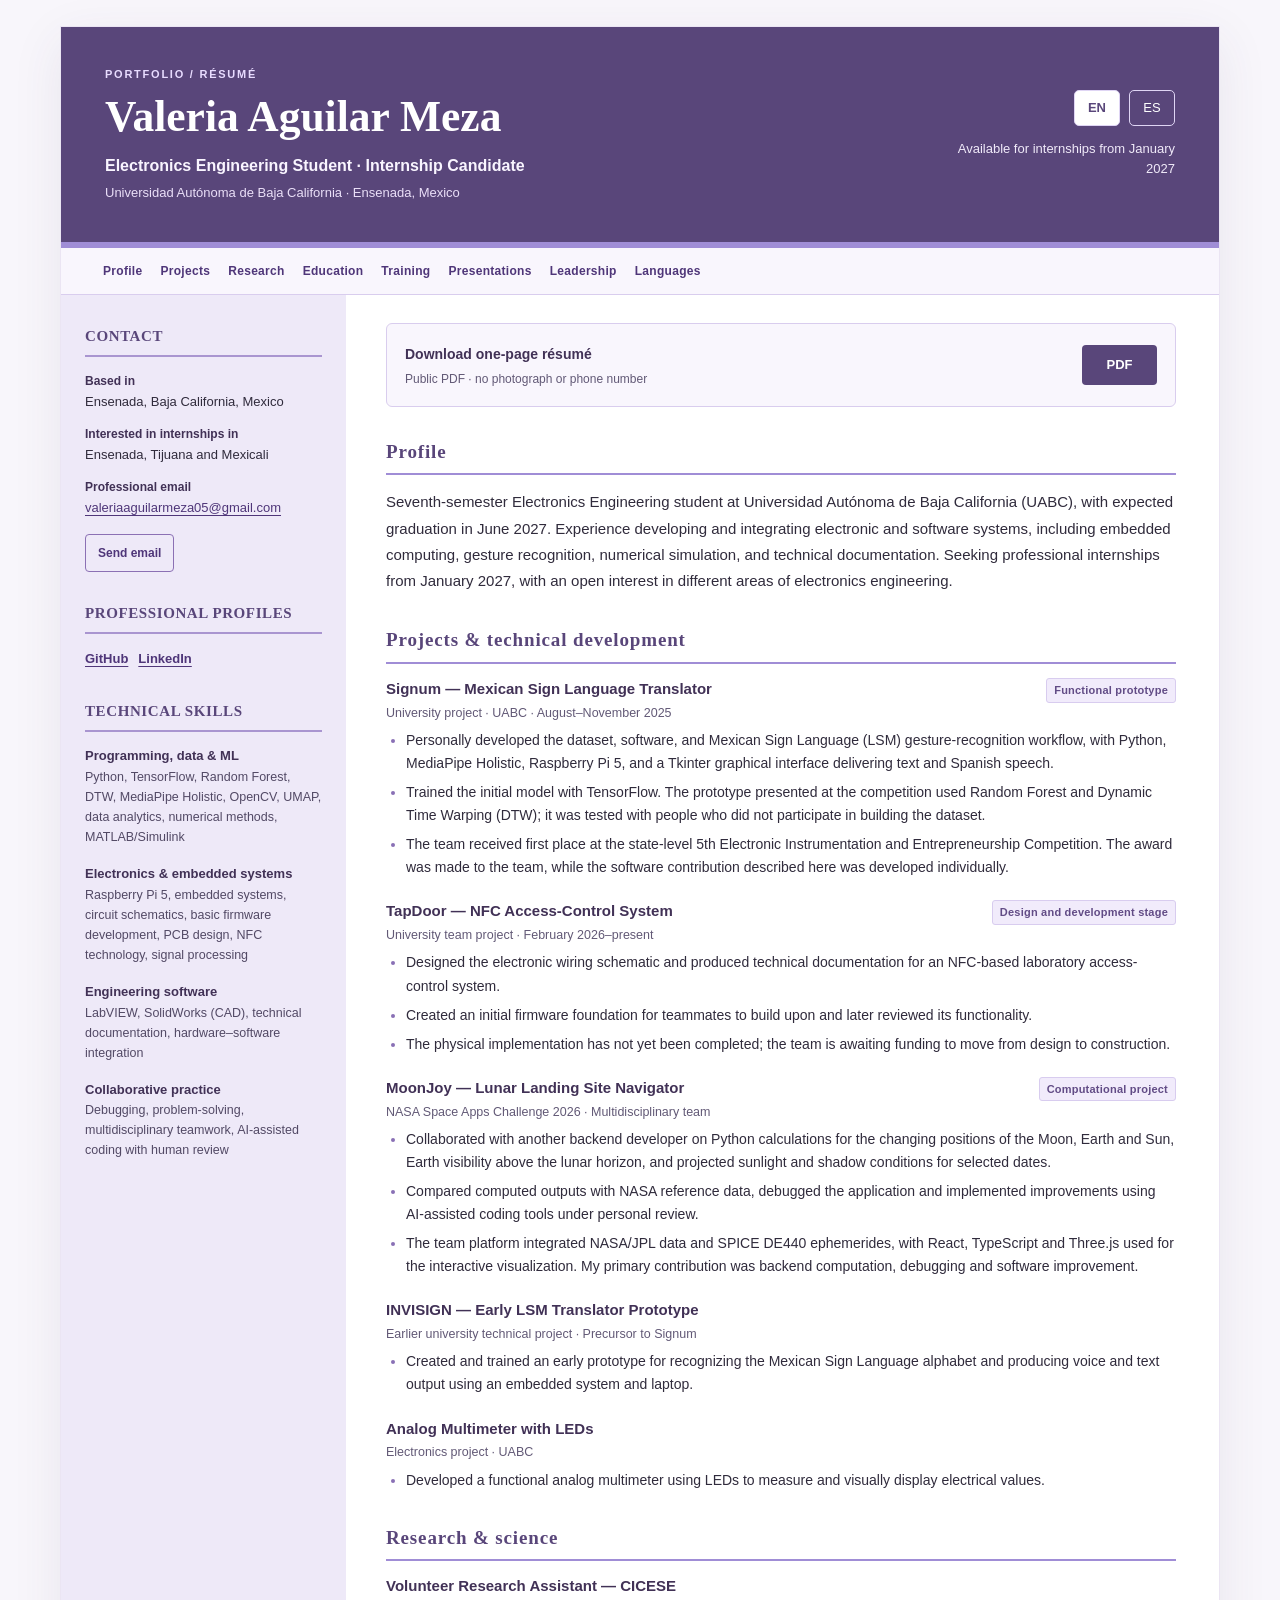
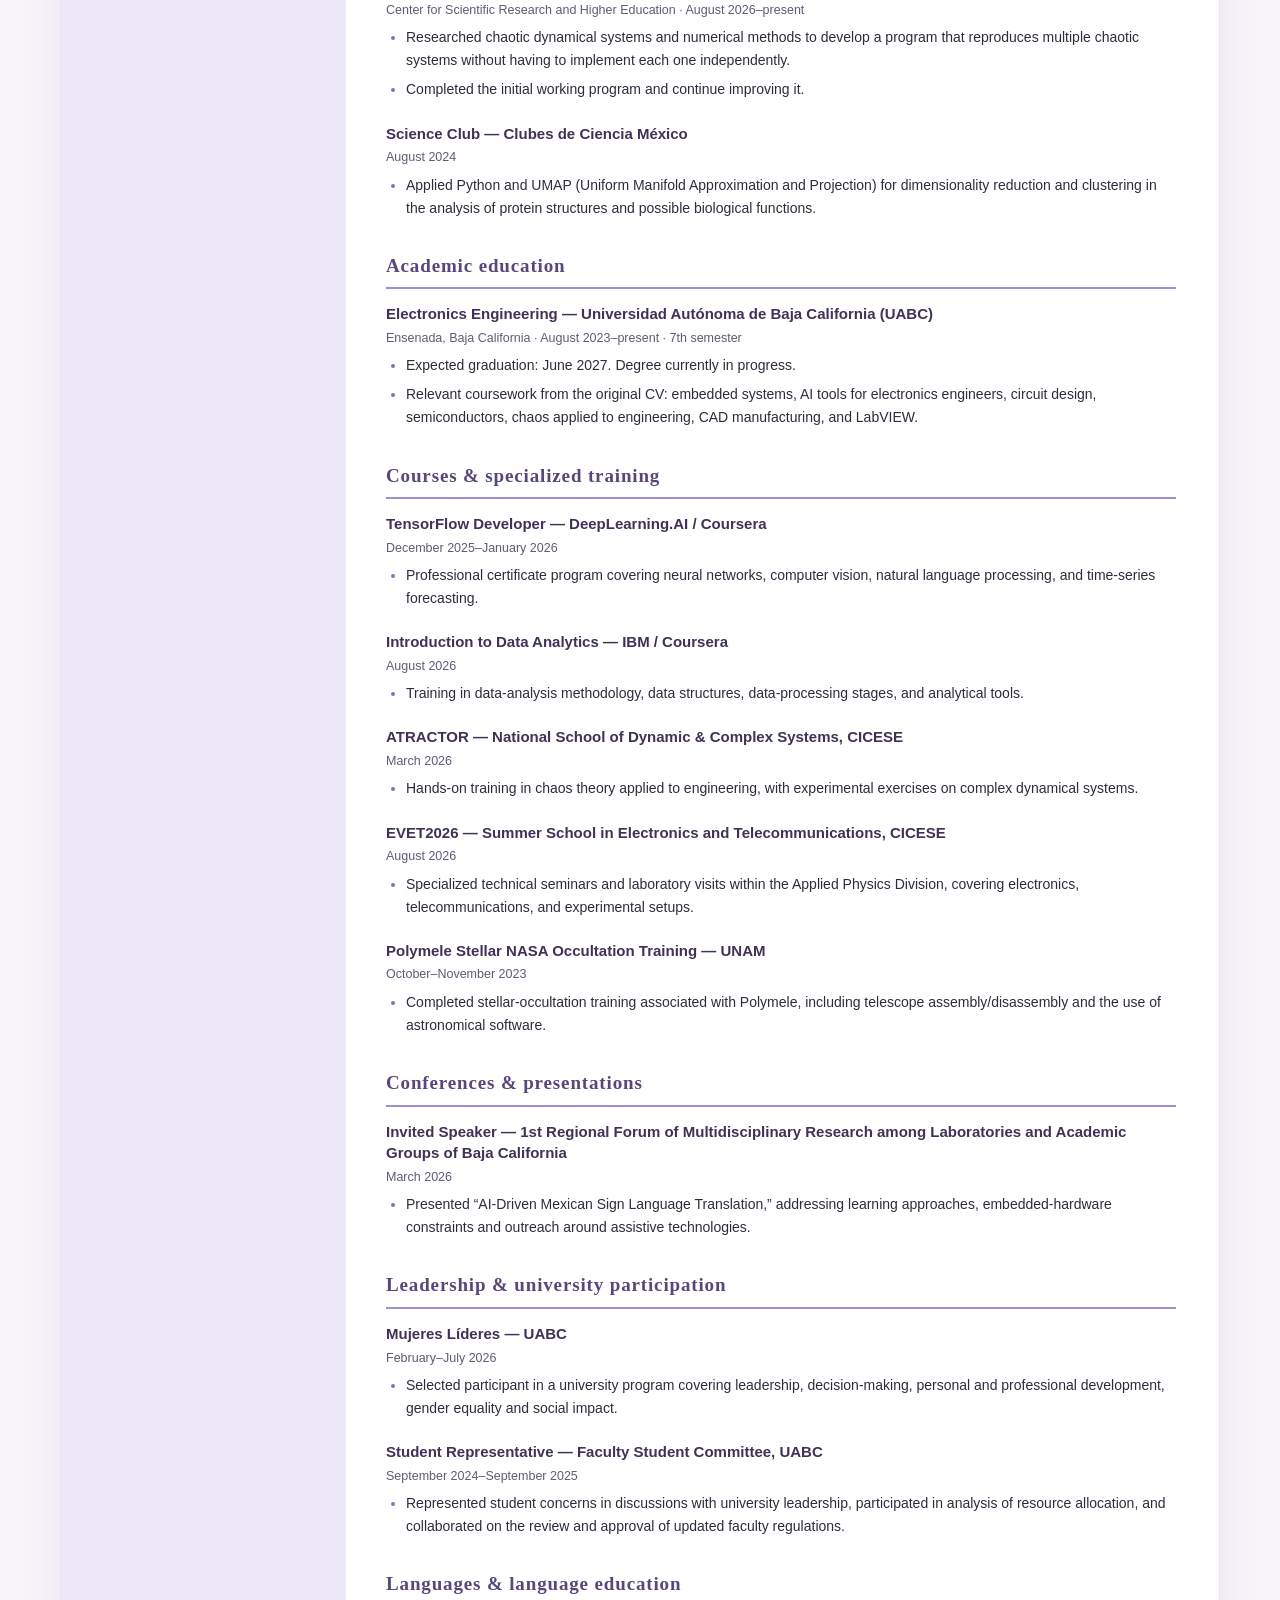
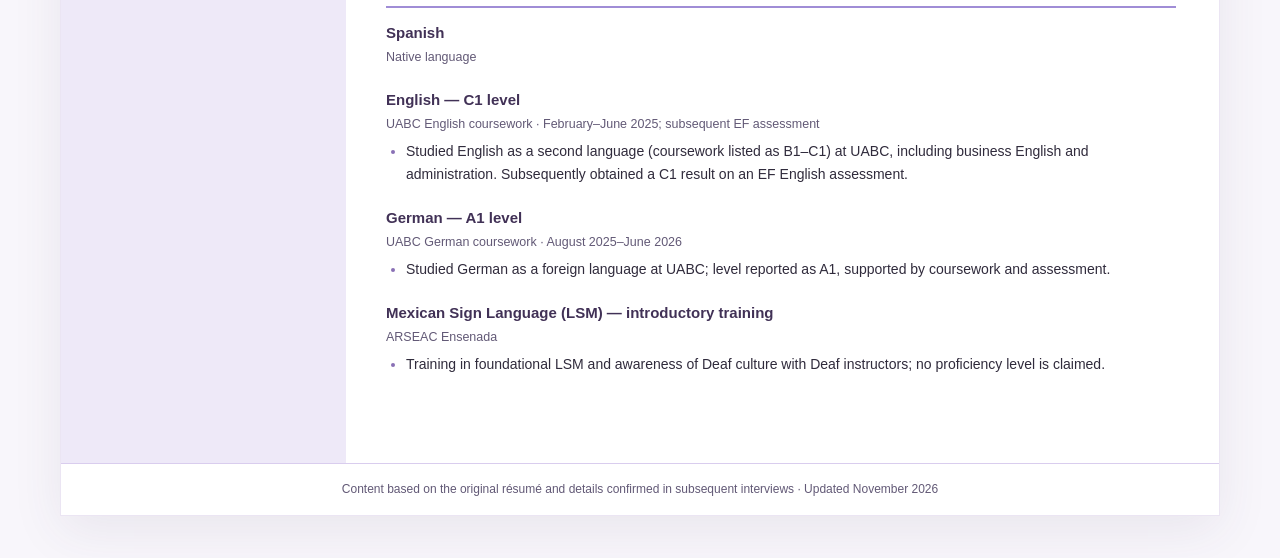
<file: index.html>
<!doctype html>
<html lang="en">
<head>
 <meta charset="utf-8">
 <meta name="viewport" content="width=device-width, initial-scale=1">
 <meta name="theme-color" content="#5a477a">
 <meta name="color-scheme" content="light">
 <meta name="description" content="Complete professional résumé of Valeria Aguilar Meza: electronics engineering, Signum, TapDoor, MoonJoy, CICESE research, training, presentations, and leadership.">
 <title>Valeria Aguilar Meza | Electronics Engineering · Portfolio &amp; Résumé</title>
 <link rel="stylesheet" href="assets/styles.css">
 <link rel="alternate" hreflang="en" href="index.html">
 <link rel="alternate" hreflang="es" href="es/index.html">
</head>
<body>
<a class="skip-link" href="#main">Skip to content</a>
<div class="page-shell">
 <header class="masthead">
   <div class="masthead-copy"><p class="eyebrow">PORTFOLIO / RÉSUMÉ</p><h1>Valeria Aguilar Meza</h1><p class="hero-subtitle">Electronics Engineering Student · Internship Candidate</p><p class="hero-subline">Universidad Autónoma de Baja California · Ensenada, Mexico</p></div>
   <div class="masthead-controls"><nav class="lang-switch" aria-label="Language"><a href="index.html" lang="en" aria-current="page">EN</a><a href="es/index.html" lang="es" >ES</a></nav><p class="hero-note">Available for internships from January 2027</p></div>
 </header>
 <nav class="page-nav" aria-label="On this page"><a href="#about">Profile</a><a href="#projects">Projects</a><a href="#research">Research</a><a href="#education">Education</a><a href="#training">Training</a><a href="#presentations">Presentations</a><a href="#leadership">Leadership</a><a href="#languages">Languages</a></nav>
 <div class="content-layout">
  <aside class="sidebar">
   <section><h2>Contact</h2><dl class="info-list"><dt>Based in</dt><dd>Ensenada, Baja California, Mexico</dd><dt>Interested in internships in</dt><dd>Ensenada, Tijuana and Mexicali</dd><dt>Professional email</dt><dd><a href="mailto:valeriaaguilarmeza05@gmail.com">valeriaaguilarmeza05@gmail.com</a></dd></dl><a class="contact-link" href="mailto:valeriaaguilarmeza05@gmail.com">Send email</a></section>
   <section><h2>Professional profiles</h2><div class="profiles"><a href="https://github.com/valeriaaguilarmeza05-hash" rel="me noopener noreferrer">GitHub</a><a href="https://www.linkedin.com/in/valeria-aguilar-meza-7a2ab2203/" rel="me noopener noreferrer">LinkedIn</a></div></section>
   <section><h2>Technical skills</h2><ul class="skills"><li><strong>Programming, data &amp; ML</strong><span>Python, TensorFlow, Random Forest, DTW, MediaPipe Holistic, OpenCV, UMAP, data analytics, numerical methods, MATLAB/Simulink</span></li><li><strong>Electronics &amp; embedded systems</strong><span>Raspberry Pi 5, embedded systems, circuit schematics, basic firmware development, PCB design, NFC technology, signal processing</span></li><li><strong>Engineering software</strong><span>LabVIEW, SolidWorks (CAD), technical documentation, hardware–software integration</span></li><li><strong>Collaborative practice</strong><span>Debugging, problem-solving, multidisciplinary teamwork, AI-assisted coding with human review</span></li></ul></section>
  </aside>
  <main id="main">
   <div class="download-panel"><div><strong>Download one-page résumé</strong><p>Public PDF · no photograph or phone number</p></div><a class="download-button" href="downloads/CV_Valeria_AguilarMeza_EN.pdf" download>PDF</a></div>
   <section id="about" class="content-section"><h2>Profile</h2><p class="summary">Seventh-semester Electronics Engineering student at Universidad Autónoma de Baja California (UABC), with expected graduation in June 2027. Experience developing and integrating electronic and software systems, including embedded computing, gesture recognition, numerical simulation, and technical documentation. Seeking professional internships from January 2027, with an open interest in different areas of electronics engineering.</p></section><section id="projects" class="content-section"><h2>Projects &amp; technical development</h2><article class="entry"><div class="entry-header"><h3>Signum — Mexican Sign Language Translator</h3><span class="entry-status">Functional prototype</span></div><p class="entry-meta">University project · UABC · August–November 2025</p><ul><li>Personally developed the dataset, software, and Mexican Sign Language (LSM) gesture-recognition workflow, with Python, MediaPipe Holistic, Raspberry Pi 5, and a Tkinter graphical interface delivering text and Spanish speech.</li><li>Trained the initial model with TensorFlow. The prototype presented at the competition used Random Forest and Dynamic Time Warping (DTW); it was tested with people who did not participate in building the dataset.</li><li>The team received first place at the state-level 5th Electronic Instrumentation and Entrepreneurship Competition. The award was made to the team, while the software contribution described here was developed individually.</li></ul></article><article class="entry"><div class="entry-header"><h3>TapDoor — NFC Access-Control System</h3><span class="entry-status">Design and development stage</span></div><p class="entry-meta">University team project · February 2026–present</p><ul><li>Designed the electronic wiring schematic and produced technical documentation for an NFC-based laboratory access-control system.</li><li>Created an initial firmware foundation for teammates to build upon and later reviewed its functionality.</li><li>The physical implementation has not yet been completed; the team is awaiting funding to move from design to construction.</li></ul></article><article class="entry"><div class="entry-header"><h3>MoonJoy — Lunar Landing Site Navigator</h3><span class="entry-status">Computational project</span></div><p class="entry-meta">NASA Space Apps Challenge 2026 · Multidisciplinary team</p><ul><li>Collaborated with another backend developer on Python calculations for the changing positions of the Moon, Earth and Sun, Earth visibility above the lunar horizon, and projected sunlight and shadow conditions for selected dates.</li><li>Compared computed outputs with NASA reference data, debugged the application and implemented improvements using AI-assisted coding tools under personal review.</li><li>The team platform integrated NASA/JPL data and SPICE DE440 ephemerides, with React, TypeScript and Three.js used for the interactive visualization. My primary contribution was backend computation, debugging and software improvement.</li></ul></article><article class="entry"><div class="entry-header"><h3>INVISIGN — Early LSM Translator Prototype</h3></div><p class="entry-meta">Earlier university technical project · Precursor to Signum</p><ul><li>Created and trained an early prototype for recognizing the Mexican Sign Language alphabet and producing voice and text output using an embedded system and laptop.</li></ul></article><article class="entry"><div class="entry-header"><h3>Analog Multimeter with LEDs</h3></div><p class="entry-meta">Electronics project · UABC</p><ul><li>Developed a functional analog multimeter using LEDs to measure and visually display electrical values.</li></ul></article></section><section id="research" class="content-section"><h2>Research &amp; science</h2><article class="entry"><div class="entry-header"><h3>Volunteer Research Assistant — CICESE</h3></div><p class="entry-meta">Center for Scientific Research and Higher Education · August 2026–present</p><ul><li>Researched chaotic dynamical systems and numerical methods to develop a program that reproduces multiple chaotic systems without having to implement each one independently.</li><li>Completed the initial working program and continue improving it.</li></ul></article><article class="entry"><div class="entry-header"><h3>Science Club — Clubes de Ciencia México</h3></div><p class="entry-meta">August 2024</p><ul><li>Applied Python and UMAP (Uniform Manifold Approximation and Projection) for dimensionality reduction and clustering in the analysis of protein structures and possible biological functions.</li></ul></article></section><section id="education" class="content-section"><h2>Academic education</h2><article class="entry"><div class="entry-header"><h3>Electronics Engineering — Universidad Autónoma de Baja California (UABC)</h3></div><p class="entry-meta">Ensenada, Baja California · August 2023–present · 7th semester</p><ul><li>Expected graduation: June 2027. Degree currently in progress.</li><li>Relevant coursework from the original CV: embedded systems, AI tools for electronics engineers, circuit design, semiconductors, chaos applied to engineering, CAD manufacturing, and LabVIEW.</li></ul></article></section><section id="training" class="content-section"><h2>Courses &amp; specialized training</h2><article class="entry"><div class="entry-header"><h3>TensorFlow Developer — DeepLearning.AI / Coursera</h3></div><p class="entry-meta">December 2025–January 2026</p><ul><li>Professional certificate program covering neural networks, computer vision, natural language processing, and time-series forecasting.</li></ul></article><article class="entry"><div class="entry-header"><h3>Introduction to Data Analytics — IBM / Coursera</h3></div><p class="entry-meta">August 2026</p><ul><li>Training in data-analysis methodology, data structures, data-processing stages, and analytical tools.</li></ul></article><article class="entry"><div class="entry-header"><h3>ATRACTOR — National School of Dynamic &amp; Complex Systems, CICESE</h3></div><p class="entry-meta">March 2026</p><ul><li>Hands-on training in chaos theory applied to engineering, with experimental exercises on complex dynamical systems.</li></ul></article><article class="entry"><div class="entry-header"><h3>EVET2026 — Summer School in Electronics and Telecommunications, CICESE</h3></div><p class="entry-meta">August 2026</p><ul><li>Specialized technical seminars and laboratory visits within the Applied Physics Division, covering electronics, telecommunications, and experimental setups.</li></ul></article><article class="entry"><div class="entry-header"><h3>Polymele Stellar NASA Occultation Training — UNAM</h3></div><p class="entry-meta">October–November 2023</p><ul><li>Completed stellar-occultation training associated with Polymele, including telescope assembly/disassembly and the use of astronomical software.</li></ul></article></section><section id="presentations" class="content-section"><h2>Conferences &amp; presentations</h2><article class="entry"><div class="entry-header"><h3>Invited Speaker — 1st Regional Forum of Multidisciplinary Research among Laboratories and Academic Groups of Baja California</h3></div><p class="entry-meta">March 2026</p><ul><li>Presented “AI-Driven Mexican Sign Language Translation,” addressing learning approaches, embedded-hardware constraints and outreach around assistive technologies.</li></ul></article></section><section id="leadership" class="content-section"><h2>Leadership &amp; university participation</h2><article class="entry"><div class="entry-header"><h3>Mujeres Líderes — UABC</h3></div><p class="entry-meta">February–July 2026</p><ul><li>Selected participant in a university program covering leadership, decision-making, personal and professional development, gender equality and social impact.</li></ul></article><article class="entry"><div class="entry-header"><h3>Student Representative — Faculty Student Committee, UABC</h3></div><p class="entry-meta">September 2024–September 2025</p><ul><li>Represented student concerns in discussions with university leadership, participated in analysis of resource allocation, and collaborated on the review and approval of updated faculty regulations.</li></ul></article></section><section id="languages" class="content-section"><h2>Languages &amp; language education</h2><article class="entry"><div class="entry-header"><h3>Spanish</h3></div><p class="entry-meta">Native language</p></article><article class="entry"><div class="entry-header"><h3>English — C1 level</h3></div><p class="entry-meta">UABC English coursework · February–June 2025; subsequent EF assessment</p><ul><li>Studied English as a second language (coursework listed as B1–C1) at UABC, including business English and administration. Subsequently obtained a C1 result on an EF English assessment.</li></ul></article><article class="entry"><div class="entry-header"><h3>German — A1 level</h3></div><p class="entry-meta">UABC German coursework · August 2025–June 2026</p><ul><li>Studied German as a foreign language at UABC; level reported as A1, supported by coursework and assessment.</li></ul></article><article class="entry"><div class="entry-header"><h3>Mexican Sign Language (LSM) — introductory training</h3></div><p class="entry-meta">ARSEAC Ensenada</p><ul><li>Training in foundational LSM and awareness of Deaf culture with Deaf instructors; no proficiency level is claimed.</li></ul></article></section>
  </main>
 </div>
 <footer class="page-footer">Content based on the original résumé and details confirmed in subsequent interviews · Updated November 2026</footer>
</div>
</body>
</html>
</file>
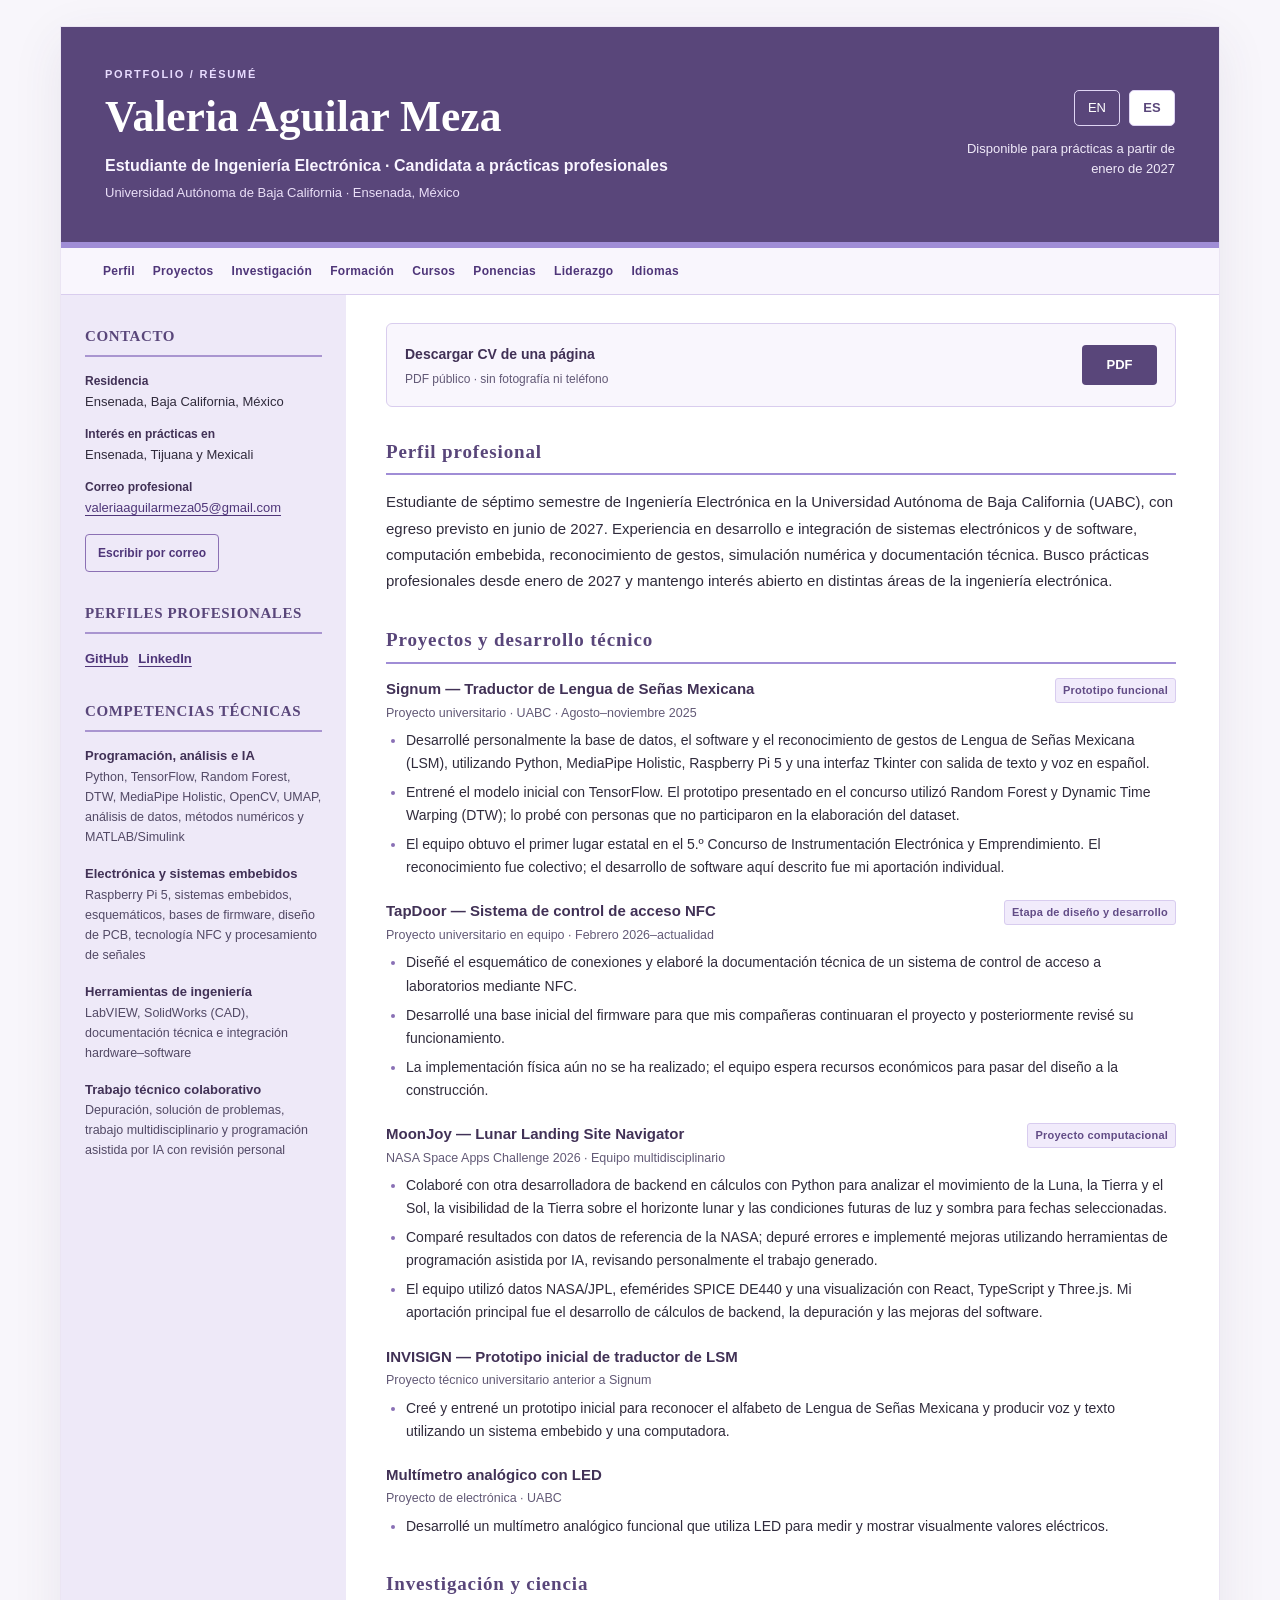
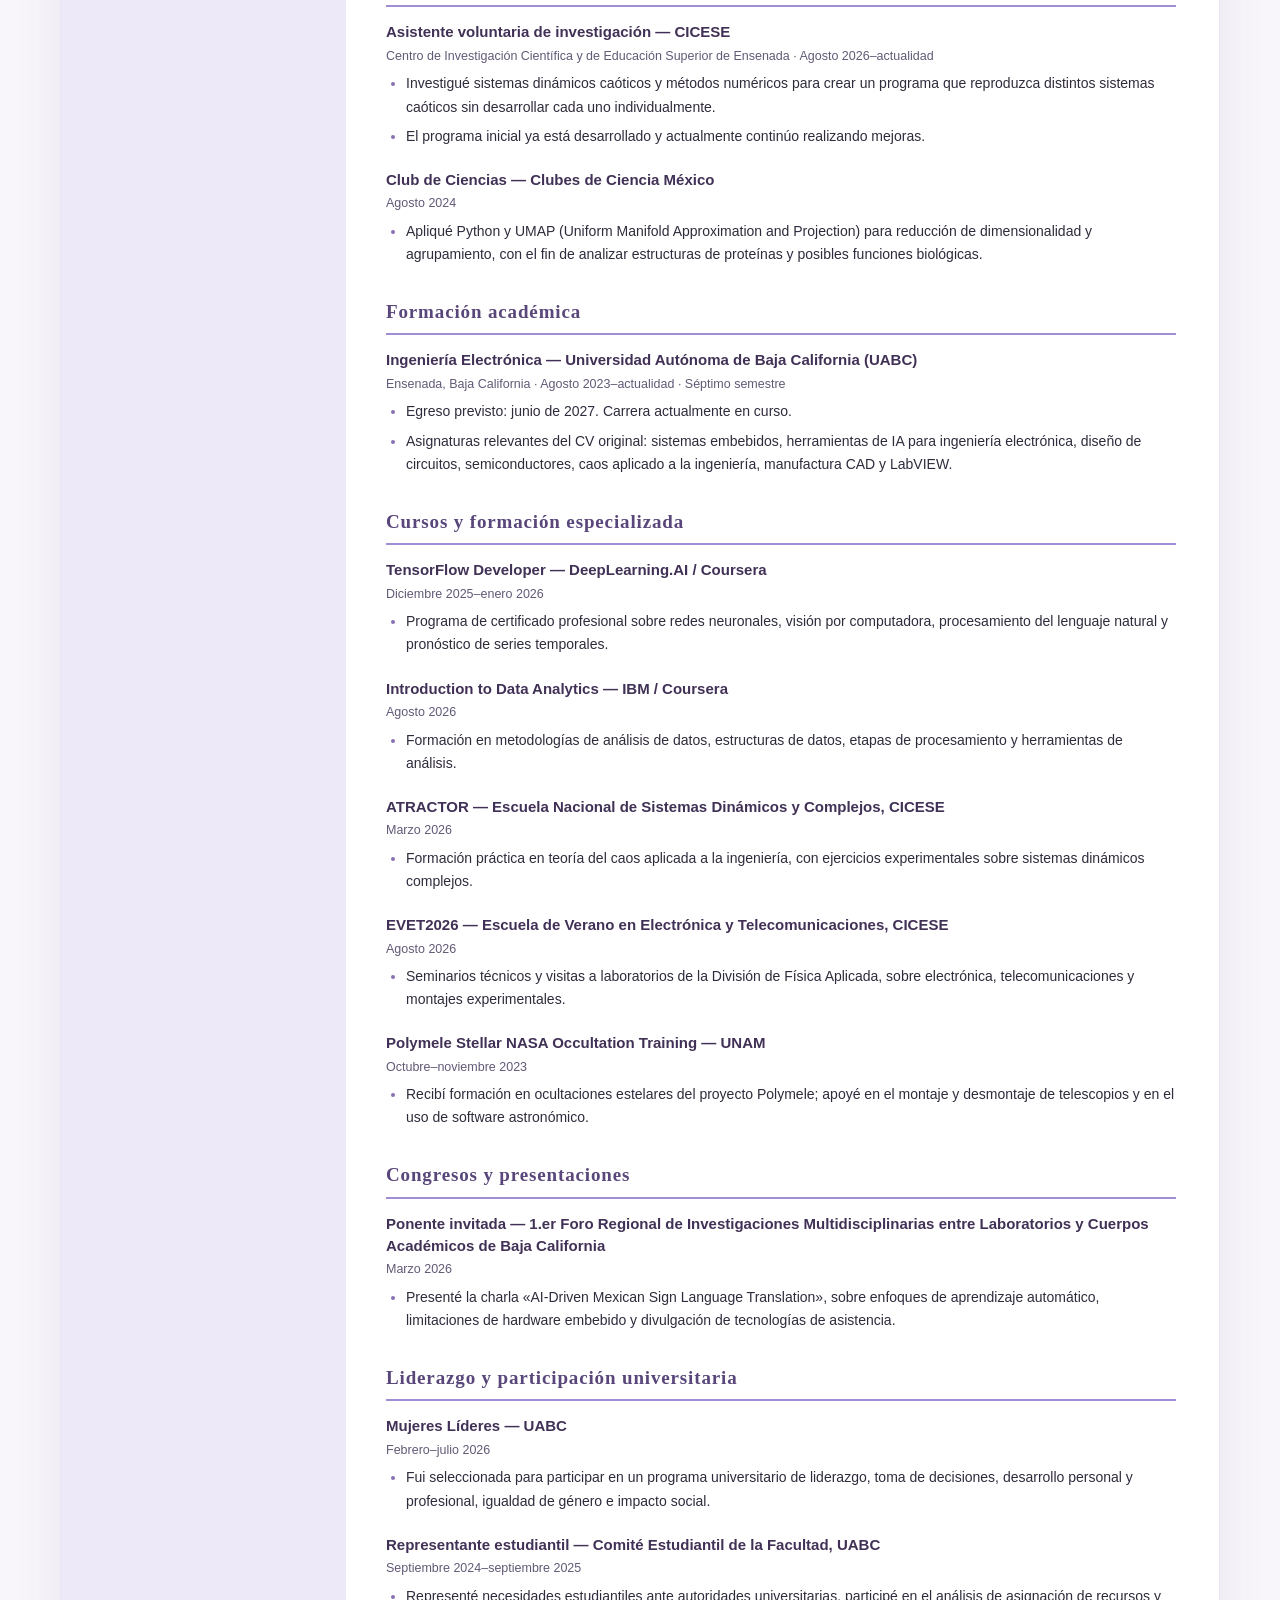
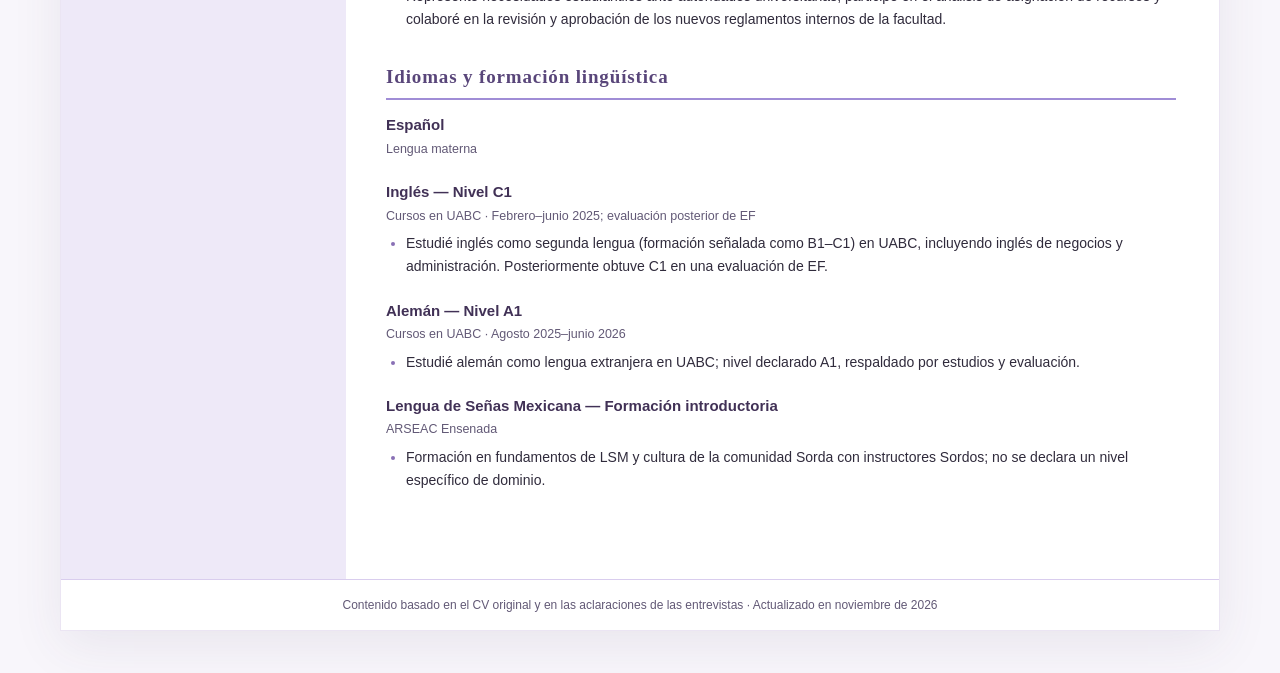
<file: es/index.html>
<!doctype html>
<html lang="es">
<head>
 <meta charset="utf-8">
 <meta name="viewport" content="width=device-width, initial-scale=1">
 <meta name="theme-color" content="#5a477a">
 <meta name="color-scheme" content="light">
 <meta name="description" content="Currículum completo de Valeria Aguilar Meza: ingeniería electrónica, proyectos Signum, TapDoor y MoonJoy, investigación en CICESE, cursos, ponencias y liderazgo.">
 <title>Valeria Aguilar Meza | Ingeniería Electrónica · Portafolio y CV</title>
 <link rel="stylesheet" href="../assets/styles.css">
 <link rel="alternate" hreflang="en" href="../index.html">
 <link rel="alternate" hreflang="es" href="index.html">
</head>
<body>
<a class="skip-link" href="#main">Saltar al contenido</a>
<div class="page-shell">
 <header class="masthead">
   <div class="masthead-copy"><p class="eyebrow">PORTFOLIO / RÉSUMÉ</p><h1>Valeria Aguilar Meza</h1><p class="hero-subtitle">Estudiante de Ingeniería Electrónica · Candidata a prácticas profesionales</p><p class="hero-subline">Universidad Autónoma de Baja California · Ensenada, México</p></div>
   <div class="masthead-controls"><nav class="lang-switch" aria-label="Idioma"><a href="../index.html" lang="en" >EN</a><a href="index.html" lang="es" aria-current="page">ES</a></nav><p class="hero-note">Disponible para prácticas a partir de enero de 2027</p></div>
 </header>
 <nav class="page-nav" aria-label="Contenido"><a href="#about">Perfil</a><a href="#projects">Proyectos</a><a href="#research">Investigación</a><a href="#education">Formación</a><a href="#training">Cursos</a><a href="#presentations">Ponencias</a><a href="#leadership">Liderazgo</a><a href="#languages">Idiomas</a></nav>
 <div class="content-layout">
  <aside class="sidebar">
   <section><h2>Contacto</h2><dl class="info-list"><dt>Residencia</dt><dd>Ensenada, Baja California, México</dd><dt>Interés en prácticas en</dt><dd>Ensenada, Tijuana y Mexicali</dd><dt>Correo profesional</dt><dd><a href="mailto:valeriaaguilarmeza05@gmail.com">valeriaaguilarmeza05@gmail.com</a></dd></dl><a class="contact-link" href="mailto:valeriaaguilarmeza05@gmail.com">Escribir por correo</a></section>
   <section><h2>Perfiles profesionales</h2><div class="profiles"><a href="https://github.com/valeriaaguilarmeza05-hash" rel="me noopener noreferrer">GitHub</a><a href="https://www.linkedin.com/in/valeria-aguilar-meza-7a2ab2203/" rel="me noopener noreferrer">LinkedIn</a></div></section>
   <section><h2>Competencias técnicas</h2><ul class="skills"><li><strong>Programación, análisis e IA</strong><span>Python, TensorFlow, Random Forest, DTW, MediaPipe Holistic, OpenCV, UMAP, análisis de datos, métodos numéricos y MATLAB/Simulink</span></li><li><strong>Electrónica y sistemas embebidos</strong><span>Raspberry Pi 5, sistemas embebidos, esquemáticos, bases de firmware, diseño de PCB, tecnología NFC y procesamiento de señales</span></li><li><strong>Herramientas de ingeniería</strong><span>LabVIEW, SolidWorks (CAD), documentación técnica e integración hardware–software</span></li><li><strong>Trabajo técnico colaborativo</strong><span>Depuración, solución de problemas, trabajo multidisciplinario y programación asistida por IA con revisión personal</span></li></ul></section>
  </aside>
  <main id="main">
   <div class="download-panel"><div><strong>Descargar CV de una página</strong><p>PDF público · sin fotografía ni teléfono</p></div><a class="download-button" href="../downloads/CV_Valeria_AguilarMeza_ES.pdf" download>PDF</a></div>
   <section id="about" class="content-section"><h2>Perfil profesional</h2><p class="summary">Estudiante de séptimo semestre de Ingeniería Electrónica en la Universidad Autónoma de Baja California (UABC), con egreso previsto en junio de 2027. Experiencia en desarrollo e integración de sistemas electrónicos y de software, computación embebida, reconocimiento de gestos, simulación numérica y documentación técnica. Busco prácticas profesionales desde enero de 2027 y mantengo interés abierto en distintas áreas de la ingeniería electrónica.</p></section><section id="projects" class="content-section"><h2>Proyectos y desarrollo técnico</h2><article class="entry"><div class="entry-header"><h3>Signum — Traductor de Lengua de Señas Mexicana</h3><span class="entry-status">Prototipo funcional</span></div><p class="entry-meta">Proyecto universitario · UABC · Agosto–noviembre 2025</p><ul><li>Desarrollé personalmente la base de datos, el software y el reconocimiento de gestos de Lengua de Señas Mexicana (LSM), utilizando Python, MediaPipe Holistic, Raspberry Pi 5 y una interfaz Tkinter con salida de texto y voz en español.</li><li>Entrené el modelo inicial con TensorFlow. El prototipo presentado en el concurso utilizó Random Forest y Dynamic Time Warping (DTW); lo probé con personas que no participaron en la elaboración del dataset.</li><li>El equipo obtuvo el primer lugar estatal en el 5.º Concurso de Instrumentación Electrónica y Emprendimiento. El reconocimiento fue colectivo; el desarrollo de software aquí descrito fue mi aportación individual.</li></ul></article><article class="entry"><div class="entry-header"><h3>TapDoor — Sistema de control de acceso NFC</h3><span class="entry-status">Etapa de diseño y desarrollo</span></div><p class="entry-meta">Proyecto universitario en equipo · Febrero 2026–actualidad</p><ul><li>Diseñé el esquemático de conexiones y elaboré la documentación técnica de un sistema de control de acceso a laboratorios mediante NFC.</li><li>Desarrollé una base inicial del firmware para que mis compañeras continuaran el proyecto y posteriormente revisé su funcionamiento.</li><li>La implementación física aún no se ha realizado; el equipo espera recursos económicos para pasar del diseño a la construcción.</li></ul></article><article class="entry"><div class="entry-header"><h3>MoonJoy — Lunar Landing Site Navigator</h3><span class="entry-status">Proyecto computacional</span></div><p class="entry-meta">NASA Space Apps Challenge 2026 · Equipo multidisciplinario</p><ul><li>Colaboré con otra desarrolladora de backend en cálculos con Python para analizar el movimiento de la Luna, la Tierra y el Sol, la visibilidad de la Tierra sobre el horizonte lunar y las condiciones futuras de luz y sombra para fechas seleccionadas.</li><li>Comparé resultados con datos de referencia de la NASA; depuré errores e implementé mejoras utilizando herramientas de programación asistida por IA, revisando personalmente el trabajo generado.</li><li>El equipo utilizó datos NASA/JPL, efemérides SPICE DE440 y una visualización con React, TypeScript y Three.js. Mi aportación principal fue el desarrollo de cálculos de backend, la depuración y las mejoras del software.</li></ul></article><article class="entry"><div class="entry-header"><h3>INVISIGN — Prototipo inicial de traductor de LSM</h3></div><p class="entry-meta">Proyecto técnico universitario anterior a Signum</p><ul><li>Creé y entrené un prototipo inicial para reconocer el alfabeto de Lengua de Señas Mexicana y producir voz y texto utilizando un sistema embebido y una computadora.</li></ul></article><article class="entry"><div class="entry-header"><h3>Multímetro analógico con LED</h3></div><p class="entry-meta">Proyecto de electrónica · UABC</p><ul><li>Desarrollé un multímetro analógico funcional que utiliza LED para medir y mostrar visualmente valores eléctricos.</li></ul></article></section><section id="research" class="content-section"><h2>Investigación y ciencia</h2><article class="entry"><div class="entry-header"><h3>Asistente voluntaria de investigación — CICESE</h3></div><p class="entry-meta">Centro de Investigación Científica y de Educación Superior de Ensenada · Agosto 2026–actualidad</p><ul><li>Investigué sistemas dinámicos caóticos y métodos numéricos para crear un programa que reproduzca distintos sistemas caóticos sin desarrollar cada uno individualmente.</li><li>El programa inicial ya está desarrollado y actualmente continúo realizando mejoras.</li></ul></article><article class="entry"><div class="entry-header"><h3>Club de Ciencias — Clubes de Ciencia México</h3></div><p class="entry-meta">Agosto 2024</p><ul><li>Apliqué Python y UMAP (Uniform Manifold Approximation and Projection) para reducción de dimensionalidad y agrupamiento, con el fin de analizar estructuras de proteínas y posibles funciones biológicas.</li></ul></article></section><section id="education" class="content-section"><h2>Formación académica</h2><article class="entry"><div class="entry-header"><h3>Ingeniería Electrónica — Universidad Autónoma de Baja California (UABC)</h3></div><p class="entry-meta">Ensenada, Baja California · Agosto 2023–actualidad · Séptimo semestre</p><ul><li>Egreso previsto: junio de 2027. Carrera actualmente en curso.</li><li>Asignaturas relevantes del CV original: sistemas embebidos, herramientas de IA para ingeniería electrónica, diseño de circuitos, semiconductores, caos aplicado a la ingeniería, manufactura CAD y LabVIEW.</li></ul></article></section><section id="training" class="content-section"><h2>Cursos y formación especializada</h2><article class="entry"><div class="entry-header"><h3>TensorFlow Developer — DeepLearning.AI / Coursera</h3></div><p class="entry-meta">Diciembre 2025–enero 2026</p><ul><li>Programa de certificado profesional sobre redes neuronales, visión por computadora, procesamiento del lenguaje natural y pronóstico de series temporales.</li></ul></article><article class="entry"><div class="entry-header"><h3>Introduction to Data Analytics — IBM / Coursera</h3></div><p class="entry-meta">Agosto 2026</p><ul><li>Formación en metodologías de análisis de datos, estructuras de datos, etapas de procesamiento y herramientas de análisis.</li></ul></article><article class="entry"><div class="entry-header"><h3>ATRACTOR — Escuela Nacional de Sistemas Dinámicos y Complejos, CICESE</h3></div><p class="entry-meta">Marzo 2026</p><ul><li>Formación práctica en teoría del caos aplicada a la ingeniería, con ejercicios experimentales sobre sistemas dinámicos complejos.</li></ul></article><article class="entry"><div class="entry-header"><h3>EVET2026 — Escuela de Verano en Electrónica y Telecomunicaciones, CICESE</h3></div><p class="entry-meta">Agosto 2026</p><ul><li>Seminarios técnicos y visitas a laboratorios de la División de Física Aplicada, sobre electrónica, telecomunicaciones y montajes experimentales.</li></ul></article><article class="entry"><div class="entry-header"><h3>Polymele Stellar NASA Occultation Training — UNAM</h3></div><p class="entry-meta">Octubre–noviembre 2023</p><ul><li>Recibí formación en ocultaciones estelares del proyecto Polymele; apoyé en el montaje y desmontaje de telescopios y en el uso de software astronómico.</li></ul></article></section><section id="presentations" class="content-section"><h2>Congresos y presentaciones</h2><article class="entry"><div class="entry-header"><h3>Ponente invitada — 1.er Foro Regional de Investigaciones Multidisciplinarias entre Laboratorios y Cuerpos Académicos de Baja California</h3></div><p class="entry-meta">Marzo 2026</p><ul><li>Presenté la charla «AI-Driven Mexican Sign Language Translation», sobre enfoques de aprendizaje automático, limitaciones de hardware embebido y divulgación de tecnologías de asistencia.</li></ul></article></section><section id="leadership" class="content-section"><h2>Liderazgo y participación universitaria</h2><article class="entry"><div class="entry-header"><h3>Mujeres Líderes — UABC</h3></div><p class="entry-meta">Febrero–julio 2026</p><ul><li>Fui seleccionada para participar en un programa universitario de liderazgo, toma de decisiones, desarrollo personal y profesional, igualdad de género e impacto social.</li></ul></article><article class="entry"><div class="entry-header"><h3>Representante estudiantil — Comité Estudiantil de la Facultad, UABC</h3></div><p class="entry-meta">Septiembre 2024–septiembre 2025</p><ul><li>Representé necesidades estudiantiles ante autoridades universitarias, participé en el análisis de asignación de recursos y colaboré en la revisión y aprobación de los nuevos reglamentos internos de la facultad.</li></ul></article></section><section id="languages" class="content-section"><h2>Idiomas y formación lingüística</h2><article class="entry"><div class="entry-header"><h3>Español</h3></div><p class="entry-meta">Lengua materna</p></article><article class="entry"><div class="entry-header"><h3>Inglés — Nivel C1</h3></div><p class="entry-meta">Cursos en UABC · Febrero–junio 2025; evaluación posterior de EF</p><ul><li>Estudié inglés como segunda lengua (formación señalada como B1–C1) en UABC, incluyendo inglés de negocios y administración. Posteriormente obtuve C1 en una evaluación de EF.</li></ul></article><article class="entry"><div class="entry-header"><h3>Alemán — Nivel A1</h3></div><p class="entry-meta">Cursos en UABC · Agosto 2025–junio 2026</p><ul><li>Estudié alemán como lengua extranjera en UABC; nivel declarado A1, respaldado por estudios y evaluación.</li></ul></article><article class="entry"><div class="entry-header"><h3>Lengua de Señas Mexicana — Formación introductoria</h3></div><p class="entry-meta">ARSEAC Ensenada</p><ul><li>Formación en fundamentos de LSM y cultura de la comunidad Sorda con instructores Sordos; no se declara un nivel específico de dominio.</li></ul></article></section>
  </main>
 </div>
 <footer class="page-footer">Contenido basado en el CV original y en las aclaraciones de las entrevistas · Actualizado en noviembre de 2026</footer>
</div>
</body>
</html>
</file>
<file: assets/styles.css>
:root{--ink:#302b3c;--muted:#625976;--deep:#59467a;--dark:#413156;--accent:#a08dd6;--edge:#d9cdee;--soft:#eee9f8;--pale:#f9f6fd;--white:#fff;--link:#4f3679}
*{box-sizing:border-box}html{scroll-behavior:smooth}body{margin:0;background:#f8f6fb;color:var(--ink);font:16px/1.7 Arial,Helvetica,sans-serif}
a{color:var(--link);text-decoration-thickness:1px;text-underline-offset:3px;overflow-wrap:anywhere}a:hover{color:#301950}a:focus-visible{outline:3px solid #9275d6;outline-offset:4px;border-radius:3px}
.skip-link{position:absolute;left:12px;top:-100px;background:white;color:var(--dark);z-index:20;padding:12px 16px}.skip-link:focus{top:12px}
.page-shell{max-width:1160px;width:calc(100% - 42px);margin:26px auto 42px;background:var(--white);box-shadow:0 14px 48px #43365716;border:1px solid #ebe5f3}
.masthead{display:flex;justify-content:space-between;align-items:center;gap:24px;padding:38px 44px;background:var(--deep);color:white;border-bottom:6px solid var(--accent)}
.eyebrow{color:#e8dcff;font-size:11px;font-weight:700;letter-spacing:.16em;margin:0 0 8px}.masthead h1{margin:0;font:700 clamp(31px,3.4vw,44px)/1.12 Georgia,'Times New Roman',serif}
.hero-subtitle{font-size:16px;font-weight:700;color:#f9f5ff;margin:12px 0 2px}.hero-subline{font-size:13px;margin:0;color:#eadff8}.masthead-controls{max-width:240px;text-align:right}
.lang-switch{display:flex;justify-content:flex-end;gap:9px}.lang-switch a{padding:6px 13px;font-size:13px;color:white;border:1px solid #dfd5f4;text-decoration:none;border-radius:5px;min-width:46px;text-align:center}.lang-switch a[aria-current=page]{background:#fff;color:var(--deep);font-weight:bold}
.hero-note{font-size:13px;line-height:1.5;color:#f0eaf9;margin:13px 0 0}
.page-nav{display:flex;gap:5px 18px;flex-wrap:wrap;align-items:center;background:var(--pale);padding:13px 42px;border-bottom:1px solid var(--edge)}.page-nav a{text-decoration:none;font-weight:700;font-size:12px;letter-spacing:.025em;white-space:nowrap}.page-nav a:hover{text-decoration:underline}
.content-layout{display:grid;grid-template-columns:minmax(230px,285px) minmax(0,1fr);align-items:stretch}.sidebar{background:var(--soft);padding:31px 24px 45px}.sidebar section+section{margin-top:31px}
.sidebar h2{font:700 15px/1.4 Georgia,'Times New Roman',serif;letter-spacing:.04em;text-transform:uppercase;color:var(--deep);margin:0 0 14px;padding-bottom:8px;border-bottom:2px solid #a995d0}
.info-list{margin:0}.info-list dt{color:var(--dark);font-size:12px;font-weight:700;margin:12px 0 1px}.info-list dd{margin:0;font-size:13px;line-height:1.5;overflow-wrap:anywhere}.info-list dt:first-of-type{margin-top:0}
.contact-link{display:inline-block;margin-top:16px;padding:8px 12px;border-radius:4px;border:1px solid #8b70b4;font-size:12px;font-weight:700;text-decoration:none}.profiles{display:flex;gap:10px;flex-wrap:wrap;font-size:13px;font-weight:bold}
.skills{list-style:none;padding:0;margin:0}.skills li{margin:0 0 17px;line-height:1.6;font-size:12.5px}.skills strong{display:block;color:var(--dark);font-size:13px}.skills span{display:block;color:#524965}
main{padding:28px 43px 54px 40px;min-width:0}.download-panel{display:flex;align-items:center;justify-content:space-between;gap:12px;padding:16px 18px;background:var(--pale);border:1px solid var(--edge);border-radius:6px;margin:0 0 32px}.download-panel strong{font-size:14px;color:var(--dark)}.download-panel p{font-size:12px;color:var(--muted);margin:2px 0 0}.download-button{background:var(--deep);color:white!important;font-weight:bold;text-align:center;min-width:75px;padding:9px 15px;font-size:13px;text-decoration:none;border-radius:4px}.download-button:hover{background:#402b64}
.content-section{scroll-margin-top:18px;margin:0 0 33px}.content-section h2{font:700 19px/1.4 Georgia,'Times New Roman',serif;color:var(--deep);letter-spacing:.045em;margin:0 0 14px;padding-bottom:8px;border-bottom:2px solid var(--accent)}
.content-section .summary{font-size:15px;margin:0;line-height:1.75}.entry{margin:0 0 21px}.entry:last-child{margin-bottom:0}.entry-header{display:flex;justify-content:space-between;align-items:baseline;gap:12px;flex-wrap:wrap}.entry h3{font-size:15px;line-height:1.45;margin:0 0 3px;font-weight:700;color:var(--dark)}.entry-status{font-size:11px;font-weight:700;letter-spacing:.02em;color:#624c86;background:#f1ebfb;border:1px solid #d8ccef;padding:2px 7px;border-radius:3px}
.entry-meta{font-size:12.5px;color:var(--muted);margin:0 0 5px}.entry ul{margin:5px 0 0;padding-left:20px}.entry li{font-size:14px;line-height:1.65;padding:0 0 6px}.entry li:last-child{padding-bottom:0}.entry li::marker{color:#8970b5}
.page-footer{border-top:1px solid var(--edge);text-align:center;padding:15px 27px;color:var(--muted);font-size:12px}
@media(max-width:840px){.page-shell{margin:0 auto;width:100%;border:none;box-shadow:none}.masthead{padding:30px 24px}.page-nav{padding:14px 23px}.content-layout{grid-template-columns:235px minmax(0,1fr)}.sidebar{padding:25px 19px}main{padding:25px 22px 42px}}
@media(max-width:690px){.masthead{flex-direction:column;align-items:flex-start;gap:22px}.masthead-controls{max-width:none;text-align:left}.lang-switch{justify-content:flex-start}.hero-note{margin:8px 0 0}.content-layout{display:flex;flex-direction:column}.sidebar{display:grid;grid-template-columns:repeat(2,minmax(0,1fr));gap:19px 23px;order:2;border-top:1px solid var(--edge)}.sidebar section+section{margin:0}.sidebar section:last-child{grid-column:1/-1}main{order:1}.page-nav{gap:7px 14px}.page-nav a{font-size:12px}}
@media(max-width:480px){.masthead{padding:27px 21px}.masthead h1{font-size:31px}.page-nav{padding:13px 20px}.sidebar{display:block;padding:24px 20px}.sidebar section+section{margin-top:27px}main{padding:24px 20px 33px}.content-section h2{font-size:18px}.entry-header{display:block}.entry-status{display:inline-block;margin:2px 0 4px}.download-panel{padding:14px;gap:8px}.download-button{min-width:64px}.page-footer{padding:15px 22px}}
@media print{body{background:white;font-size:10pt}.page-shell{width:100%;margin:0;box-shadow:none;border:0}.masthead{padding:14px 18px;background:#eee9f8!important;color:var(--dark)!important;border-bottom:2px solid var(--accent)}.masthead h1,.masthead p{color:var(--dark)!important}.masthead-controls,.page-nav,.download-panel,.skip-link,.contact-link{display:none!important}.content-layout{grid-template-columns:185px 1fr;display:grid!important}.sidebar{padding:15px 12px;display:block;order:initial}.sidebar section+section{margin-top:16px}main{padding:15px 20px}.content-section{break-inside:auto;margin-bottom:16px}.content-section h2{break-after:avoid}.entry{break-inside:avoid;margin-bottom:12px}.entry li{font-size:9pt}.page-footer{padding:8px}}
</file>
